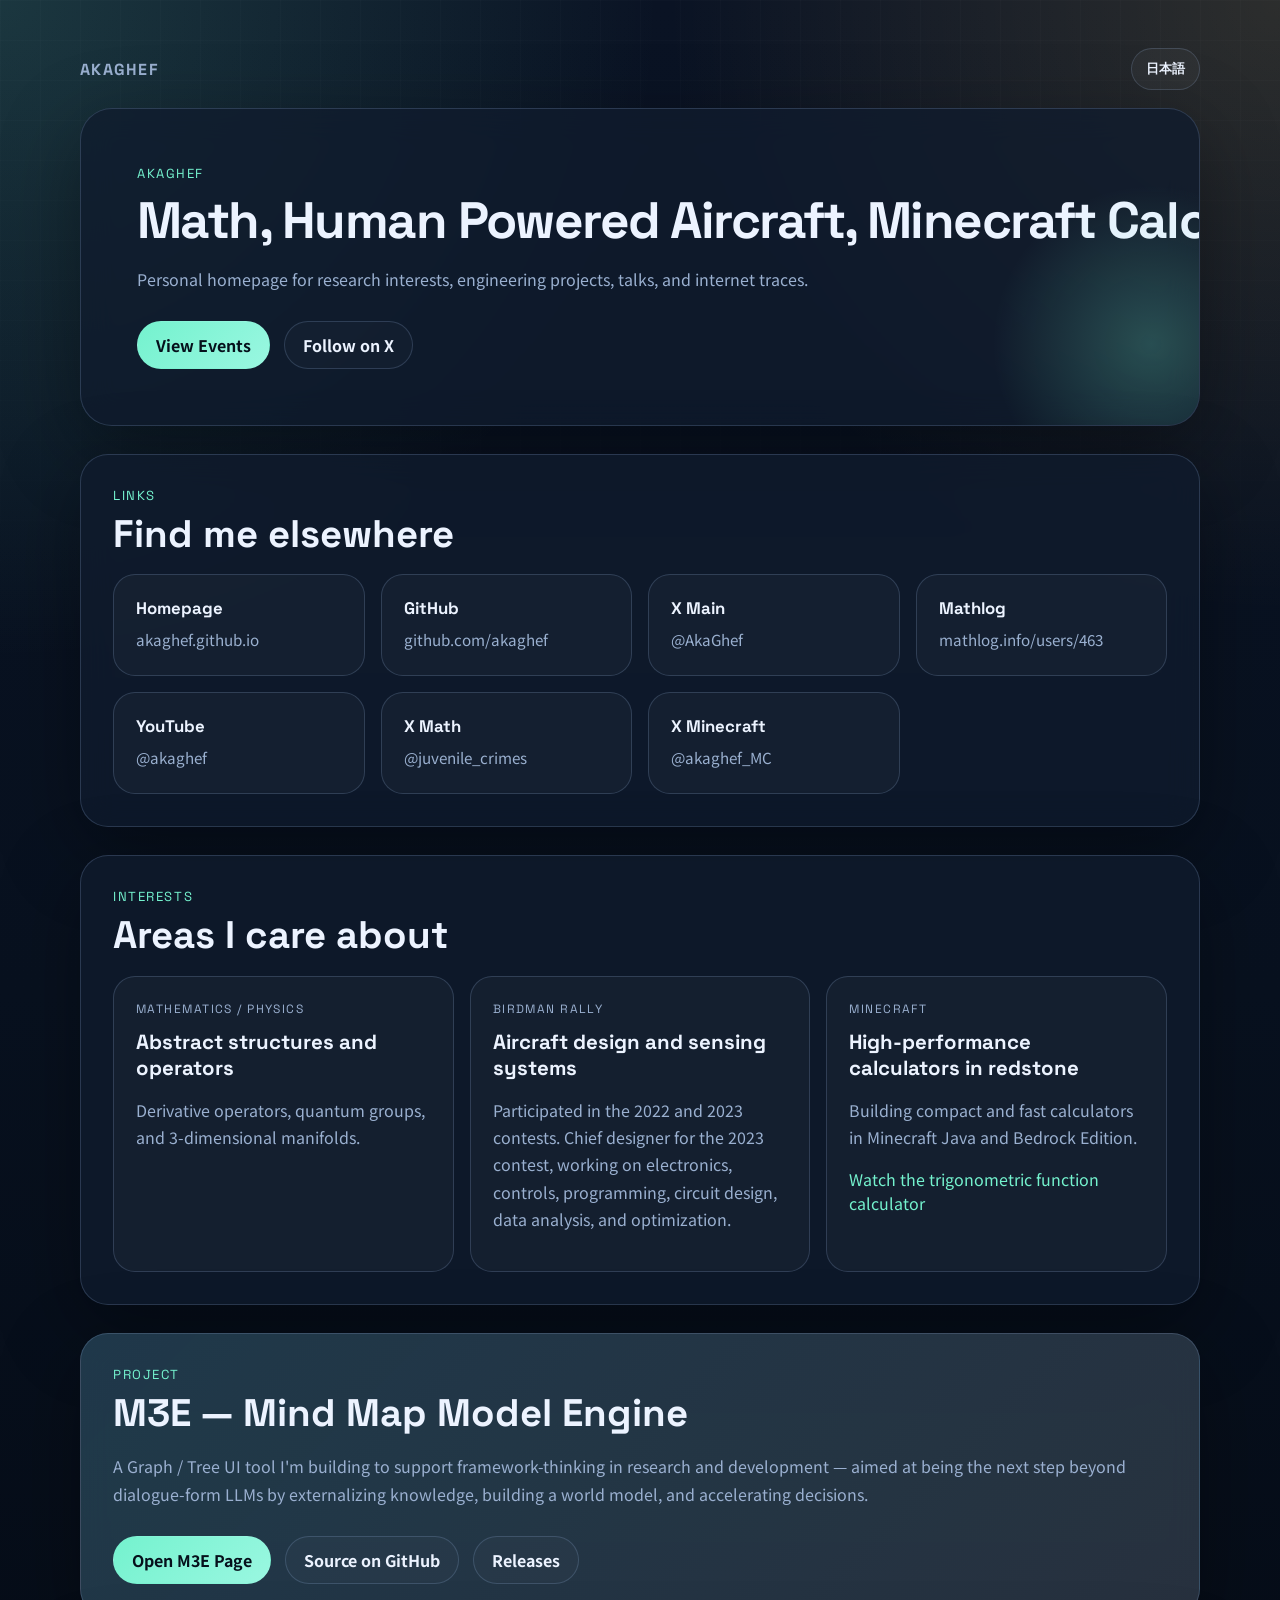
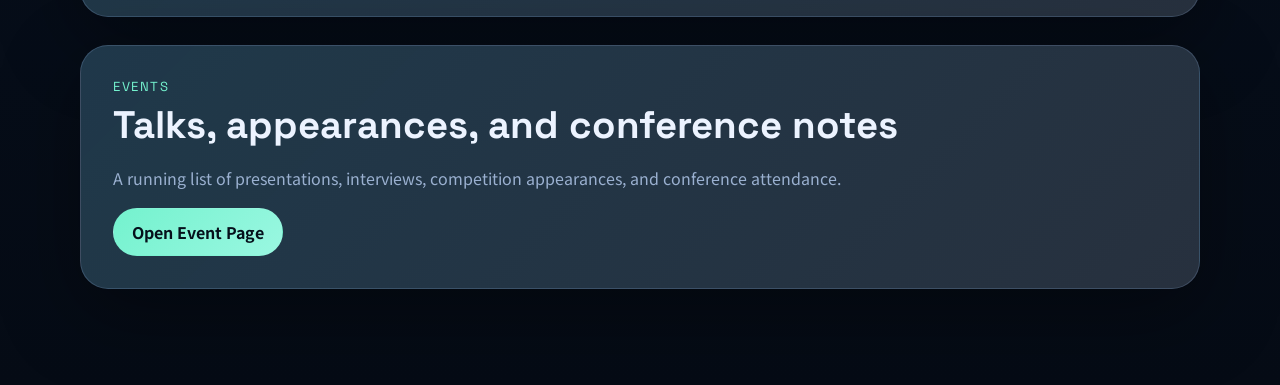
<file: index.html>
<!DOCTYPE html>
<html lang="en">
<head>
  <meta charset="UTF-8">
  <meta name="viewport" content="width=device-width, initial-scale=1.0">
  <title>Akaghef's Homepage</title>
  <link rel="preconnect" href="https://fonts.googleapis.com">
  <link rel="preconnect" href="https://fonts.gstatic.com" crossorigin>
  <link href="https://fonts.googleapis.com/css2?family=Space+Grotesk:wght@400;500;700&family=Noto+Sans+JP:wght@400;500;700&display=swap" rel="stylesheet">
  <link rel="stylesheet" href="/assets/style.css">
  <script defer src="/assets/lang.js"></script>
</head>
<body>
  <main class="page-shell">
    <div class="topbar">
      <a class="home-mark" href="/">Akaghef</a>
      <button class="lang-toggle" type="button" data-lang-toggle aria-label="Switch language">日本語</button>
    </div>

    <section class="hero">
      <p class="eyebrow">Akaghef</p>
      <h1>
        <span data-lang="en">Math, Human Powered Aircraft, Minecraft Calculators</span>
        <span data-lang="ja">数学・人力飛行機・Minecraft計算機</span>
      </h1>
      <p class="hero-copy">
        <span data-lang="en">Personal homepage for research interests, engineering projects, talks, and internet traces.</span>
        <span data-lang="ja">研究、ものづくり、発表、活動記録をまとめた個人ホームページです。</span>
      </p>
      <div class="hero-actions">
        <a class="button button-primary" href="/EventsTalks.html">
          <span data-lang="en">View Events</span>
          <span data-lang="ja">イベントを見る</span>
        </a>
        <a class="button button-secondary" href="https://x.com/AkaGhef">
          <span data-lang="en">Follow on X</span>
          <span data-lang="ja">X を見る</span>
        </a>
      </div>
    </section>

    <section class="panel">
      <div class="section-heading">
        <p class="section-kicker">
          <span data-lang="en">Links</span>
          <span data-lang="ja">リンク</span>
        </p>
        <h2>
          <span data-lang="en">Find me elsewhere</span>
          <span data-lang="ja">各種リンク</span>
        </h2>
      </div>
      <div class="link-grid">
        <a class="link-card" href="https://akaghef.github.io/">
          <span class="link-label">
            <span data-lang="en">Homepage</span>
            <span data-lang="ja">ホームページ</span>
          </span>
          <span class="link-value">akaghef.github.io</span>
        </a>
        <a class="link-card" href="https://github.com/akaghef">
          <span class="link-label">GitHub</span>
          <span class="link-value">github.com/akaghef</span>
        </a>
        <a class="link-card" href="https://x.com/AkaGhef">
          <span class="link-label">X Main</span>
          <span class="link-value">@AkaGhef</span>
        </a>
        <a class="link-card" href="https://mathlog.info/users/463">
          <span class="link-label">Mathlog</span>
          <span class="link-value">mathlog.info/users/463</span>
        </a>
        <a class="link-card" href="https://www.youtube.com/@akaghef">
          <span class="link-label">YouTube</span>
          <span class="link-value">@akaghef</span>
        </a>
        <a class="link-card" href="https://x.com/juvenile_crimes">
          <span class="link-label">X Math</span>
          <span class="link-value">@juvenile_crimes</span>
        </a>
        <a class="link-card" href="https://x.com/akaghef_MC">
          <span class="link-label">X Minecraft</span>
          <span class="link-value">@akaghef_MC</span>
        </a>
      </div>
    </section>

    <section class="panel">
      <div class="section-heading">
        <p class="section-kicker">
          <span data-lang="en">Interests</span>
          <span data-lang="ja">興味分野</span>
        </p>
        <h2>
          <span data-lang="en">Areas I care about</span>
          <span data-lang="ja">取り組み</span>
        </h2>
      </div>
      <div class="interest-grid">
        <article class="interest-card">
          <p class="interest-tag">
            <span data-lang="en">Mathematics / Physics</span>
            <span data-lang="ja">数学 / 物理</span>
          </p>
          <h3>
            <span data-lang="en">Abstract structures and operators</span>
            <span data-lang="ja">抽象構造と作用素</span>
          </h3>
          <p>
            <span data-lang="en">Derivative operators, quantum groups, and 3-dimensional manifolds.</span>
            <span data-lang="ja">微分作用素、量子群、3次元多様体などに興味があります。</span>
          </p>
        </article>

        <article class="interest-card">
          <p class="interest-tag">
            <span data-lang="en">Birdman Rally</span>
            <span data-lang="ja">鳥人間コンテスト</span>
          </p>
          <h3>
            <span data-lang="en">Aircraft design and sensing systems</span>
            <span data-lang="ja">機体設計と計測システム</span>
          </h3>
          <p>
            <span data-lang="en">Participated in the 2022 and 2023 contests. Chief designer for the 2023 contest, working on electronics, controls, programming, circuit design, data analysis, and optimization.</span>
            <span data-lang="ja">2022年、2023年の大会に参加。2023年はチーフデザイナーとして、電子回路、制御、プログラミング、回路設計、データ解析、最適化に取り組みました。</span>
          </p>
        </article>

        <article class="interest-card">
          <p class="interest-tag">
            <span data-lang="en">Minecraft</span>
            <span data-lang="ja">Minecraft</span>
          </p>
          <h3>
            <span data-lang="en">High-performance calculators in redstone</span>
            <span data-lang="ja">レッドストーンで作る高性能計算機</span>
          </h3>
          <p>
            <span data-lang="en">Building compact and fast calculators in Minecraft Java and Bedrock Edition.</span>
            <span data-lang="ja">Minecraft Java Edition / Bedrock Edition で、高精度かつ高速でコンパクトな計算機を作っています。</span>
          </p>
          <a class="text-link" href="https://www.youtube.com/watch?v=k6dFtVdtbHQ">
            <span data-lang="en">Watch the trigonometric function calculator</span>
            <span data-lang="ja">三角関数計算機の動画を見る</span>
          </a>
        </article>
      </div>
    </section>

    <section class="panel panel-accent">
      <div class="section-heading">
        <p class="section-kicker">
          <span data-lang="en">Project</span>
          <span data-lang="ja">プロジェクト</span>
        </p>
        <h2>
          <span data-lang="en">M3E — Mind Map Model Engine</span>
          <span data-lang="ja">M3E — Mind Map Model Engine</span>
        </h2>
      </div>
      <p class="spotlight-copy">
        <span data-lang="en">A Graph / Tree UI tool I'm building to support framework-thinking in research and development — aimed at being the next step beyond dialogue-form LLMs by externalizing knowledge, building a world model, and accelerating decisions.</span>
        <span data-lang="ja">科学研究・開発のためのフレームワーク思考を支援する Graph / Tree 構造 UI のツール。対話形式の LLM の進化系となり、知識や思考を可視化・外在化し、世界モデルを構築し、意思決定を加速することを目指して開発しています。</span>
      </p>
      <div class="hero-actions">
        <a class="button button-primary" href="/M3E.html">
          <span data-lang="en">Open M3E Page</span>
          <span data-lang="ja">M3E ページを開く</span>
        </a>
        <a class="button button-secondary" href="https://github.com/akaghef/M3E">
          <span data-lang="en">Source on GitHub</span>
          <span data-lang="ja">GitHub リポジトリ</span>
        </a>
        <a class="button button-secondary" href="https://github.com/akaghef/M3E/releases">
          <span data-lang="en">Releases</span>
          <span data-lang="ja">リリース一覧</span>
        </a>
      </div>
    </section>

    <section class="panel panel-accent">
      <div class="section-heading">
        <p class="section-kicker">
          <span data-lang="en">Events</span>
          <span data-lang="ja">イベント</span>
        </p>
        <h2>
          <span data-lang="en">Talks, appearances, and conference notes</span>
          <span data-lang="ja">発表、出演、学会参加の記録</span>
        </h2>
      </div>
      <p class="spotlight-copy">
        <span data-lang="en">A running list of presentations, interviews, competition appearances, and conference attendance.</span>
        <span data-lang="ja">発表、インタビュー、大会出演、学会参加などをまとめています。</span>
      </p>
      <a class="button button-primary" href="/EventsTalks.html">
        <span data-lang="en">Open Event Page</span>
        <span data-lang="ja">イベントページを開く</span>
      </a>
    </section>
  </main>
</body>
</html>
</file>
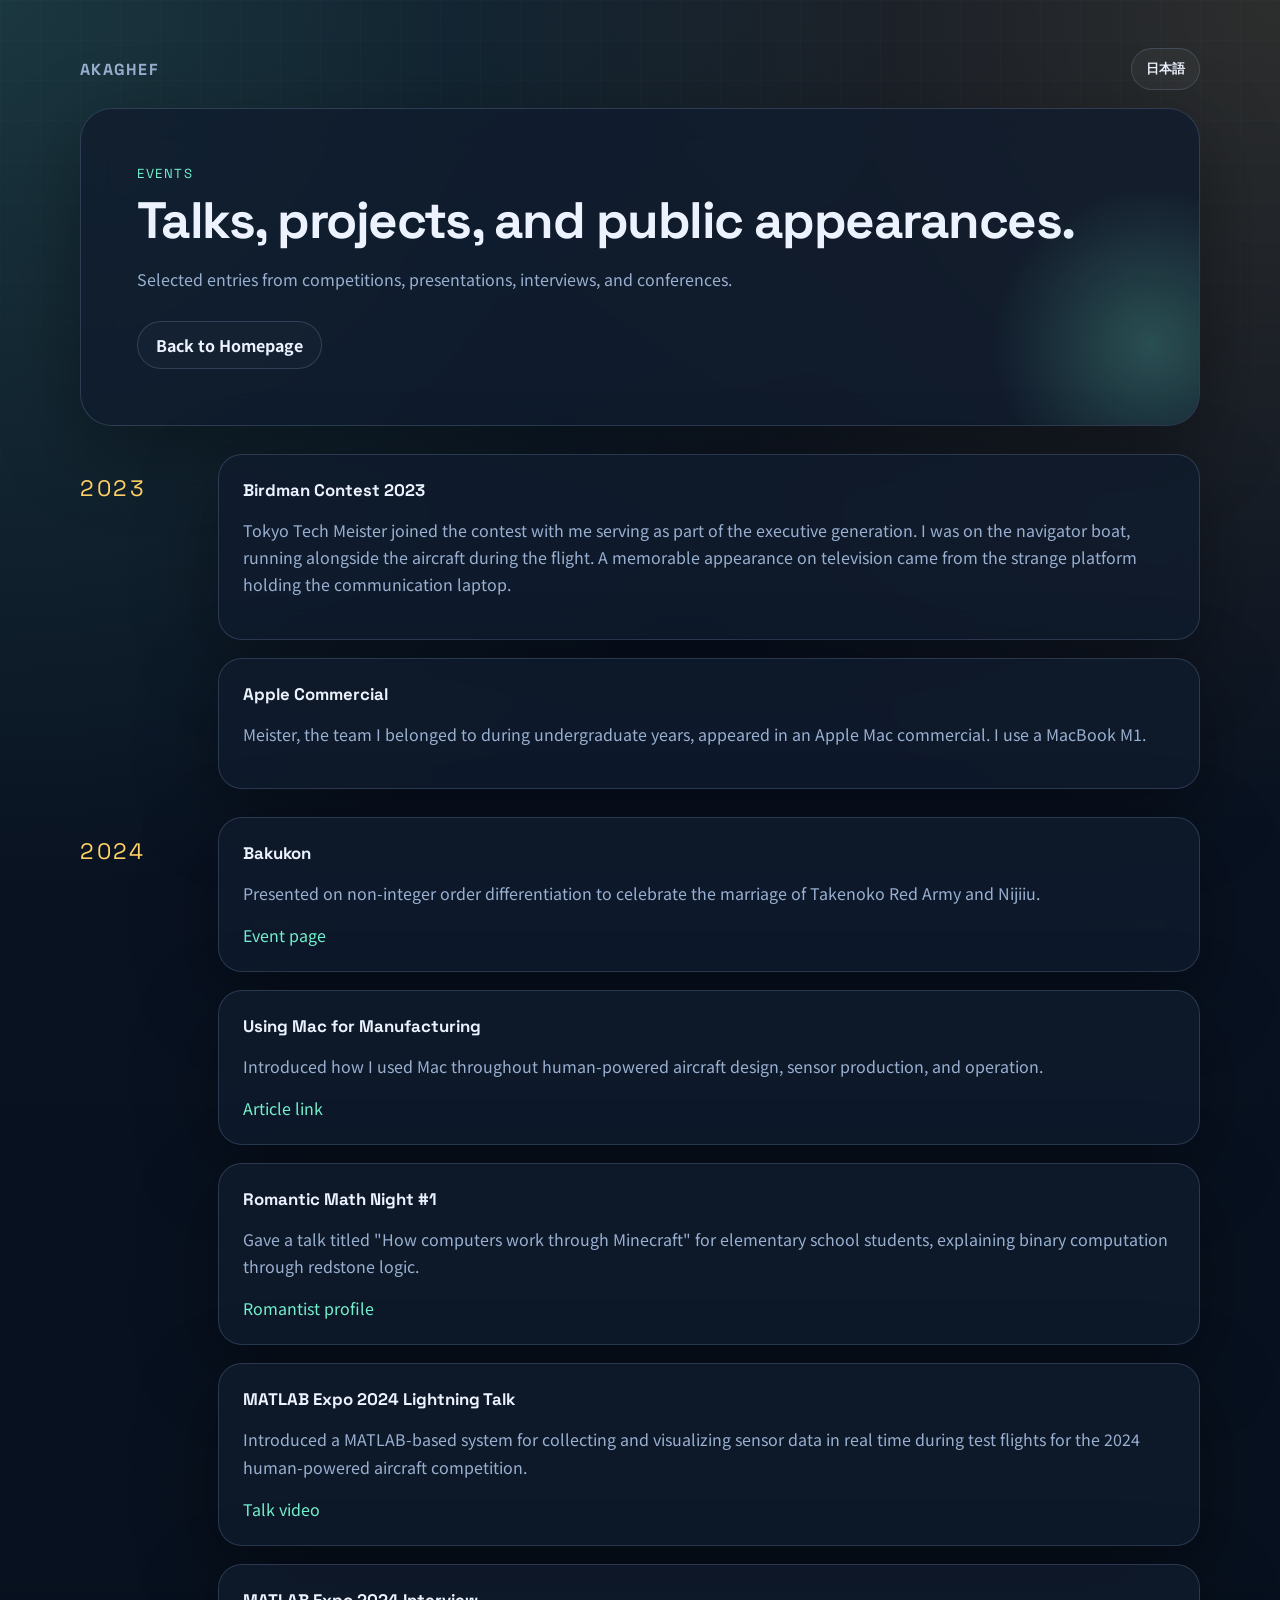
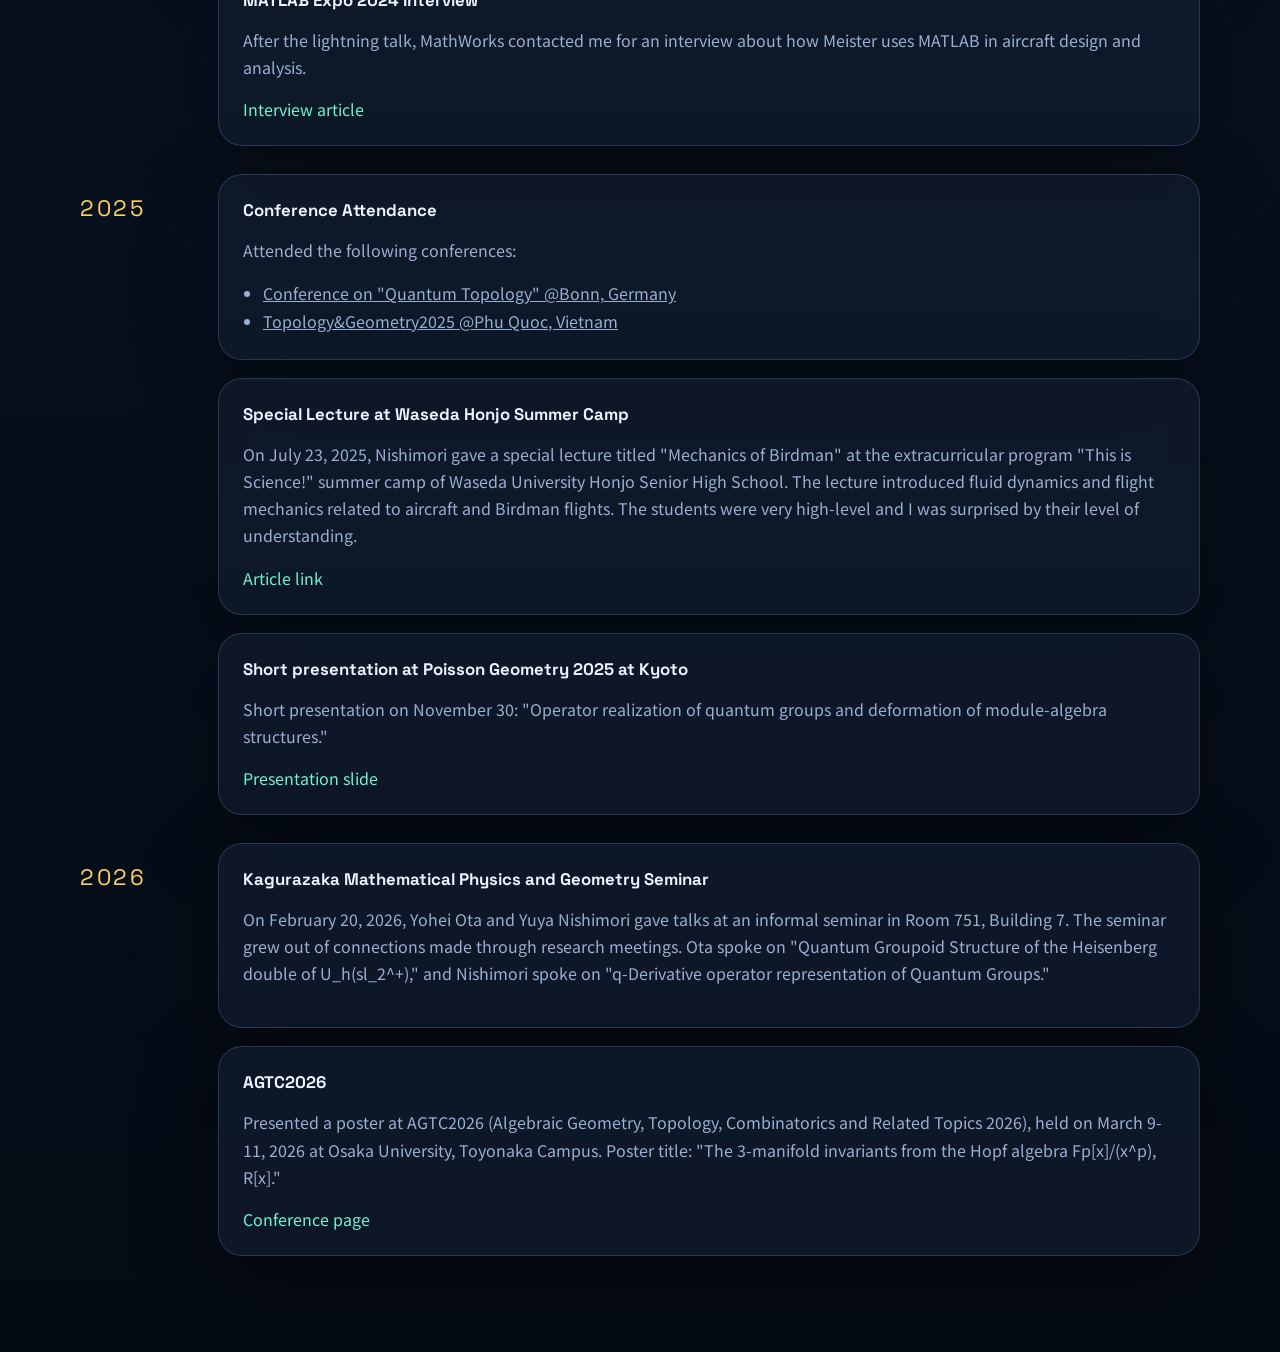
<file: EventsTalks.html>
<!DOCTYPE html>
<html lang="en">
<head>
  <meta charset="UTF-8">
  <meta name="viewport" content="width=device-width, initial-scale=1.0">
  <title>Events and Talks</title>
  <link rel="preconnect" href="https://fonts.googleapis.com">
  <link rel="preconnect" href="https://fonts.gstatic.com" crossorigin>
  <link href="https://fonts.googleapis.com/css2?family=Space+Grotesk:wght@400;500;700&family=Noto+Sans+JP:wght@400;500;700&display=swap" rel="stylesheet">
  <link rel="stylesheet" href="/assets/style.css">
  <script defer src="/assets/lang.js"></script>
</head>
<body>
  <main class="page-shell">
    <div class="topbar">
      <a class="home-mark" href="/">Akaghef</a>
      <button class="lang-toggle" type="button" data-lang-toggle aria-label="Switch language">日本語</button>
    </div>

    <section class="hero hero-compact">
      <p class="eyebrow">
        <span data-lang="en">Events</span>
        <span data-lang="ja">イベント</span>
      </p>
      <h1>
        <span data-lang="en">Talks, projects, and public appearances.</span>
        <span data-lang="ja">発表、プロジェクト、出演記録。</span>
      </h1>
      <p class="hero-copy">
        <span data-lang="en">Selected entries from competitions, presentations, interviews, and conferences.</span>
        <span data-lang="ja">大会、発表、取材、学会参加などの記録です。</span>
      </p>
      <div class="hero-actions">
        <a class="button button-secondary" href="/">
          <span data-lang="en">Back to Homepage</span>
          <span data-lang="ja">ホームに戻る</span>
        </a>
      </div>
    </section>

    <section class="timeline">
      <article class="timeline-year">
        <div class="year-label">2023</div>
        <div class="year-items">
          <section class="timeline-card">
            <h2><a href="https://www.youtube.com/watch?v=m_kIfLTDCak">Birdman Contest 2023</a></h2>
            <p>
              <span data-lang="en">Tokyo Tech Meister joined the contest with me serving as part of the executive generation. I was on the navigator boat, running alongside the aircraft during the flight. A memorable appearance on television came from the strange platform holding the communication laptop.</span>
              <span data-lang="ja">東京工業大学Meisterの執行代(23代)として出場しました！我らが川見パイロット！ ナビゲータとしてボートに乗り，飛行機と並走していました．一生の思い出です． パソコンを謎の台に置いて通信していた部分がテレビでクローズアップされました(おとうさんスイッチ)．</span>
            </p>
          </section>

          <section class="timeline-card">
            <h2><a href="https://www.dailymotion.com/video/x8sppvo">Apple Commercial</a></h2>
            <p>
              <span data-lang="en">Meister, the team I belonged to during undergraduate years, appeared in an Apple Mac commercial. I use a MacBook M1.</span>
              <span data-lang="ja">学部時代の所属チーム MeisterがAppleのMacのCMに出演しました． MacbookM1ユーザーです．</span>
            </p>
          </section>
        </div>
      </article>

      <article class="timeline-year">
        <div class="year-label">2024</div>
        <div class="year-items">
          <section class="timeline-card">
            <h2><a href="https://www.youtube.com/live/1fx-EqdIyZ8?si=tHxfcMK3bDO-pWgk">Bakukon</a></h2>
            <p>
              <span data-lang="en">Presented on non-integer order differentiation to celebrate the marriage of Takenoko Red Army and Nijiiu.</span>
              <span data-lang="ja">『非整数階微分』 たけのこ⾚軍＆虹鮎さんの結婚を祝ってプレゼンしました．おめでとうございます！</span>
            </p>
            <a class="text-link" href="https://www.youtube.com/live/1fx-EqdIyZ8?si=tHxfcMK3bDO-pWgk">
              <span data-lang="en">Event page</span>
              <span data-lang="ja">イベントページ</span>
            </a>
          </section>

          <section class="timeline-card">
            <h2><a href="https://jp.pronews.com/column/202404021158476068.html">Using Mac for Manufacturing</a></h2>
            <p>
              <span data-lang="en">Introduced how I used Mac throughout human-powered aircraft design, sensor production, and operation.</span>
              <span data-lang="ja">人力飛行機の設計やセンサー製作，運用の過程でどのようにMacを用いたか紹介しています．</span>
            </p>
            <a class="text-link" href="https://jp.pronews.com/column/202404021158476068.html">
              <span data-lang="en">Article link</span>
              <span data-lang="ja">記事リンク</span>
            </a>
          </section>

          <section class="timeline-card">
            <h2><a href="https://romanticmathnight.org/2435">Romantic Math Night #1</a></h2>
            <p>
              <span data-lang="en">Gave a talk titled "How computers work through Minecraft" for elementary school students, explaining binary computation through redstone logic.</span>
              <span data-lang="ja">『マイクラで分かる計算機の仕組み』 小学生向けにコンピュータの２進数による計算を解説しました．</span>
            </p>
            <a class="text-link" href="https://romanticmathnight.org/teacher">
              <span data-lang="en">Romantist profile</span>
              <span data-lang="ja">romantist</span>
            </a>
          </section>

          <section class="timeline-card">
            <h2><a href="https://jp.mathworks.com/videos/jp-expo-2024-lightning-talks-lt-14sensor-data-collection-and-real-time-display-system-for-human-powered-aircraft-1721201031337.html">MATLAB Expo 2024 Lightning Talk</a></h2>
            <p>
              <span data-lang="en">Introduced a MATLAB-based system for collecting and visualizing sensor data in real time during test flights for the 2024 human-powered aircraft competition.</span>
              <span data-lang="ja">『人力飛行機のセンサーデータ収集＆リアルタイム表示システム』 人力飛行機の2024大会のテスト飛行でデータを収集，解析したMATLABのシステムの紹介をしました．</span>
            </p>
            <a class="text-link" href="https://jp.mathworks.com/videos/jp-expo-2024-lightning-talks-lt-14sensor-data-collection-and-real-time-display-system-for-human-powered-aircraft-1721201031337.html">
              <span data-lang="en">Talk video</span>
              <span data-lang="ja">発表動画</span>
            </a>
          </section>

          <section class="timeline-card">
            <h2><a href="https://blogs.mathworks.com/japan-community/2025/02/03/interviewjapaninternationalbirdmanrally/?from=jp">MATLAB Expo 2024 Interview</a></h2>
            <p>
              <span data-lang="en">After the lightning talk, MathWorks contacted me for an interview about how Meister uses MATLAB in aircraft design and analysis.</span>
              <span data-lang="ja">2024/6/1『MATLABユーザーコミュニティインタビュー: 東京科学大 鳥人間チームMeisterの挑戦』 Lightning Talkに登壇したら取材連絡を受けました．設計でMATLABをどのように活用したか紹介しました．</span>
            </p>
            <a class="text-link" href="https://blogs.mathworks.com/japan-community/2025/02/03/interviewjapaninternationalbirdmanrally/?from=jp">
              <span data-lang="en">Interview article</span>
              <span data-lang="ja">インタビュー記事</span>
            </a>
          </section>
        </div>
      </article>

      <article class="timeline-year">
        <div class="year-label">2025</div>
        <div class="year-items">
          <section class="timeline-card">
            <h2>
              <span data-lang="en">Conference Attendance</span>
              <span data-lang="ja">Attended to Conferences</span>
            </h2>
            <p>
              <span data-lang="en">Attended the following conferences:</span>
              <span data-lang="ja">attended to</span>
            </p>
            <ul class="conference-list">
              <li><a href="https://www.mpim-bonn.mpg.de/quantop25">Conference on "Quantum Topology" @Bonn, Germany</a></li>
              <li><a href="https://viasm.edu.vn/hdkh/Conf-Topo-Geo-2025?userkey=program">Topology&amp;Geometry2025 @Phu Quoc, Vietnam</a></li>
            </ul>
          </section>
          
          <section class="timeline-card">
            <h2><a href="https://www.waseda.jp/school/honjo/news/7581">Special Lecture at Waseda Honjo Summer Camp</a></h2>
            <p>
              <span data-lang="en">On July 23, 2025, Nishimori gave a special lecture titled "Mechanics of Birdman" at the extracurricular program "This is Science!" summer camp of Waseda University Honjo Senior High School. The lecture introduced fluid dynamics and flight mechanics related to aircraft and Birdman flights. The students were very high-level and I was surprised by their level of understanding.</span>
              <span data-lang="ja">2025年7月23日、早稲田大学本庄高等学院の課外講義「これがサイエンスだ！」夏合宿で、「鳥人間の力学」というタイトルで特別講義を行いました。鳥人間を始め飛行機に関連する流体力学、飛行機力学の面白さを高校生に向けて紹介しました。とてもハイレベルな高校生たちだ！とびっくりしました</span>
            </p>
            <a class="text-link" href="https://www.waseda.jp/school/honjo/news/7581">
              <span data-lang="en">Article link</span>
              <span data-lang="ja">記事リンク</span>
            </a>
          </section>
          <section class="timeline-card">
            <h2><a href="https://sites.google.com/view/jpoissongeometry25/">Short presentation at Poisson Geometry 2025 at Kyoto</a></h2>
            <p>
              <span data-lang="en">Short presentation on November 30: "Operator realization of quantum groups and deformation of module-algebra structures."</span>
              <span data-lang="ja">Nov.30 "Operator realization of quantum groups and deformation of module-algebra structures"</span>
            </p>
            <a class="text-link" href="https://www.overleaf.com/read/fpmcphxrtxrf#9cf842">
              <span data-lang="en">Presentation slide</span>
              <span data-lang="ja">presentation slide</span>
            </a>
          </section>


        </div>
      </article>

      <article class="timeline-year">
        <div class="year-label">2026</div>
        <div class="year-items">
          <section class="timeline-card">
            <h2>
              <span data-lang="en">Kagurazaka Mathematical Physics and Geometry Seminar</span>
              <span data-lang="ja">神楽坂 数理物理・幾何セミナー</span>
            </h2>
            <p>
              <span data-lang="en">On February 20, 2026, Yohei Ota and Yuya Nishimori gave talks at an informal seminar in Room 751, Building 7. The seminar grew out of connections made through research meetings. Ota spoke on "Quantum Groupoid Structure of the Heisenberg double of U_h(sl_2^+)," and Nishimori spoke on "q-Derivative operator representation of Quantum Groups."</span>
              <span data-lang="ja">2026年2月20日、7号館5階751ゼミ室で、太田洋平氏と西森湧也氏によるインフォーマルな勉強会を行いました。研究集会で生まれたつながりから実現したイベントです。太田氏の講演題目は「Quantum Groupoid Structure of the Heisenberg double of U_h(sl_2^+)」、西森の講演題目は「q-Derivative operator representation of Quantum Groups」です。</span>
            </p>
          </section>

          <section class="timeline-card">
            <h2><a href="https://sites.google.com/view/agtc2026/home-jp">AGTC2026</a></h2>
            <p>
              <span data-lang="en">Presented a poster at AGTC2026 (Algebraic Geometry, Topology, Combinatorics and Related Topics 2026), held on March 9-11, 2026 at Osaka University, Toyonaka Campus. Poster title: "The 3-manifold invariants from the Hopf algebra Fp[x]/(x^p), R[x]."</span>
              <span data-lang="ja">AGTC2026（Algebraic Geometry, Topology, Combinatorics and Related Topics 2026）でポスター発表を行いました。会期は2026年3月9日から3月11日、会場は大阪大学豊中キャンパスです。ポスター題目は「The 3-manifold invariants from the Hopf algebra Fp[x]/(x^p), R[x].」です。</span>
            </p>
            <a class="text-link" href="https://sites.google.com/view/agtc2026/home-jp">
              <span data-lang="en">Conference page</span>
              <span data-lang="ja">研究集会ページ</span>
            </a>
          </section>
        </div>
      </article>
    </section>
  </main>
</body>
</html>
</file>
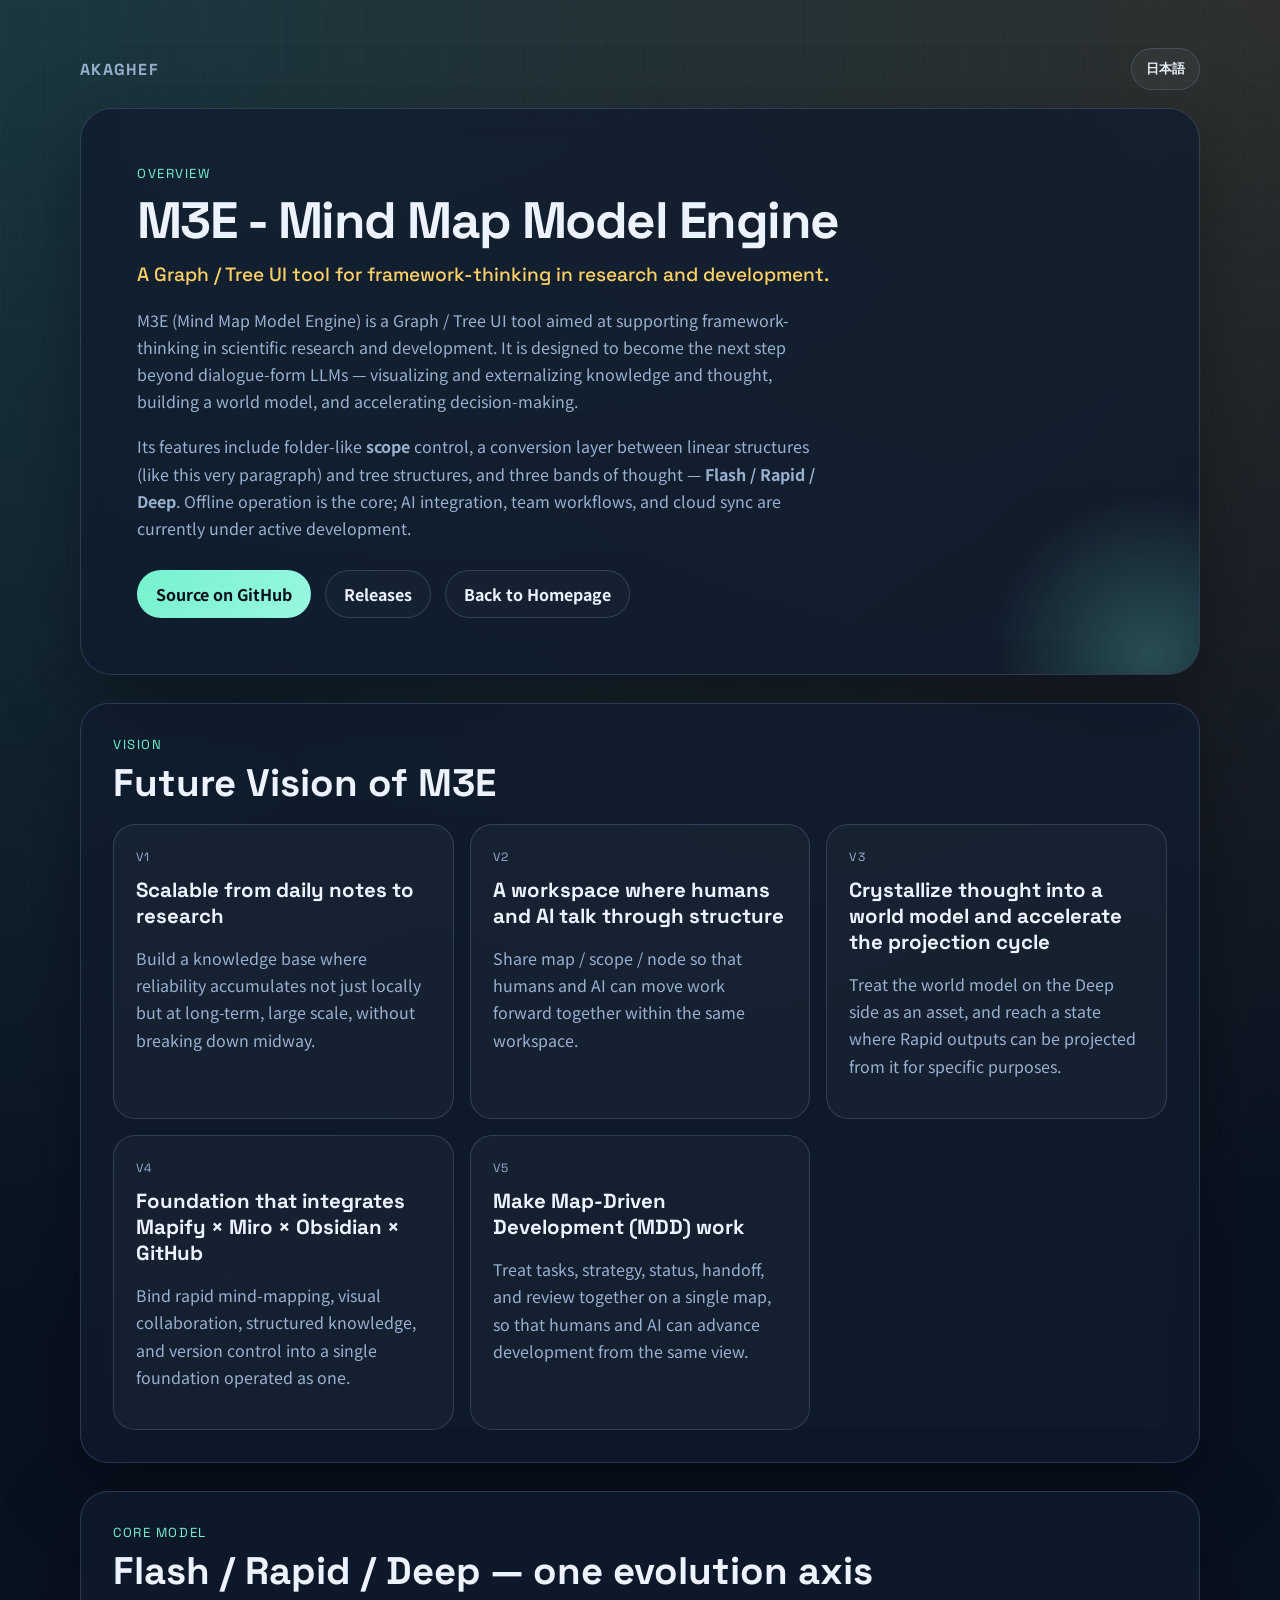
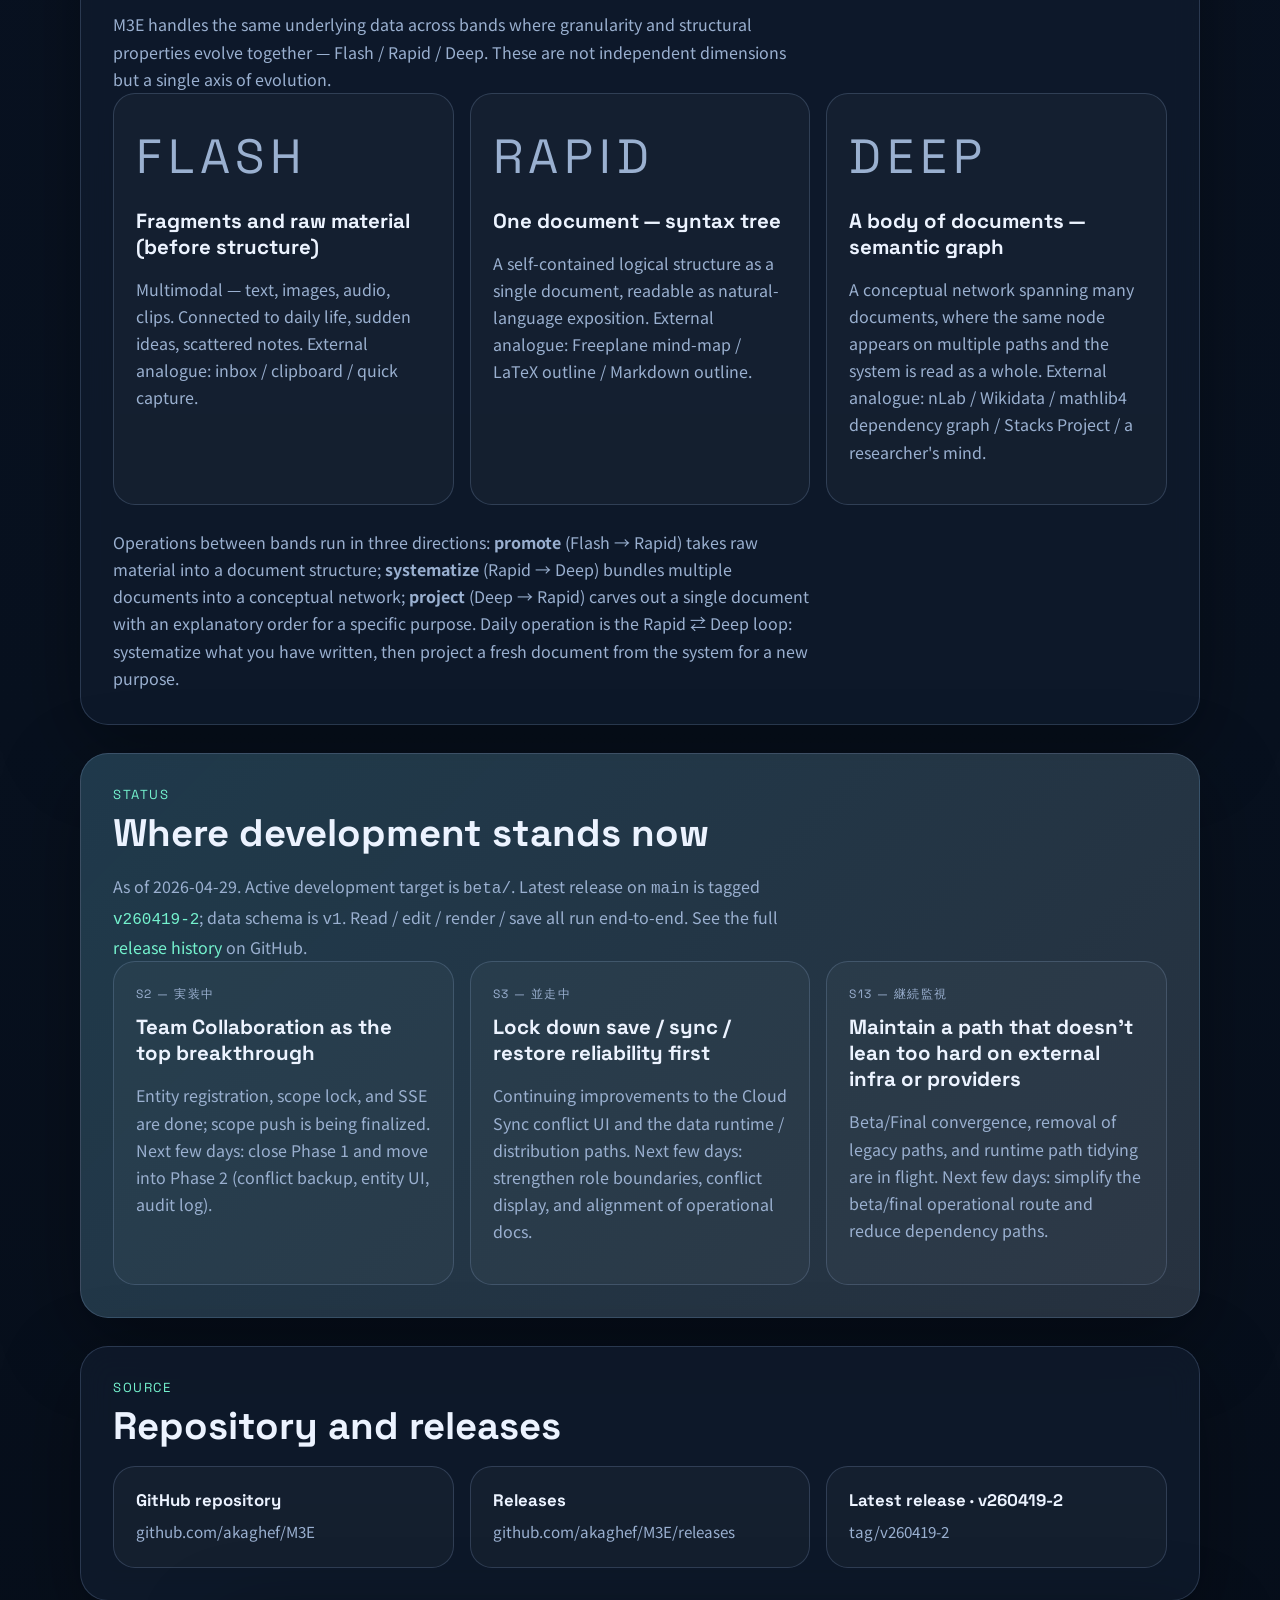
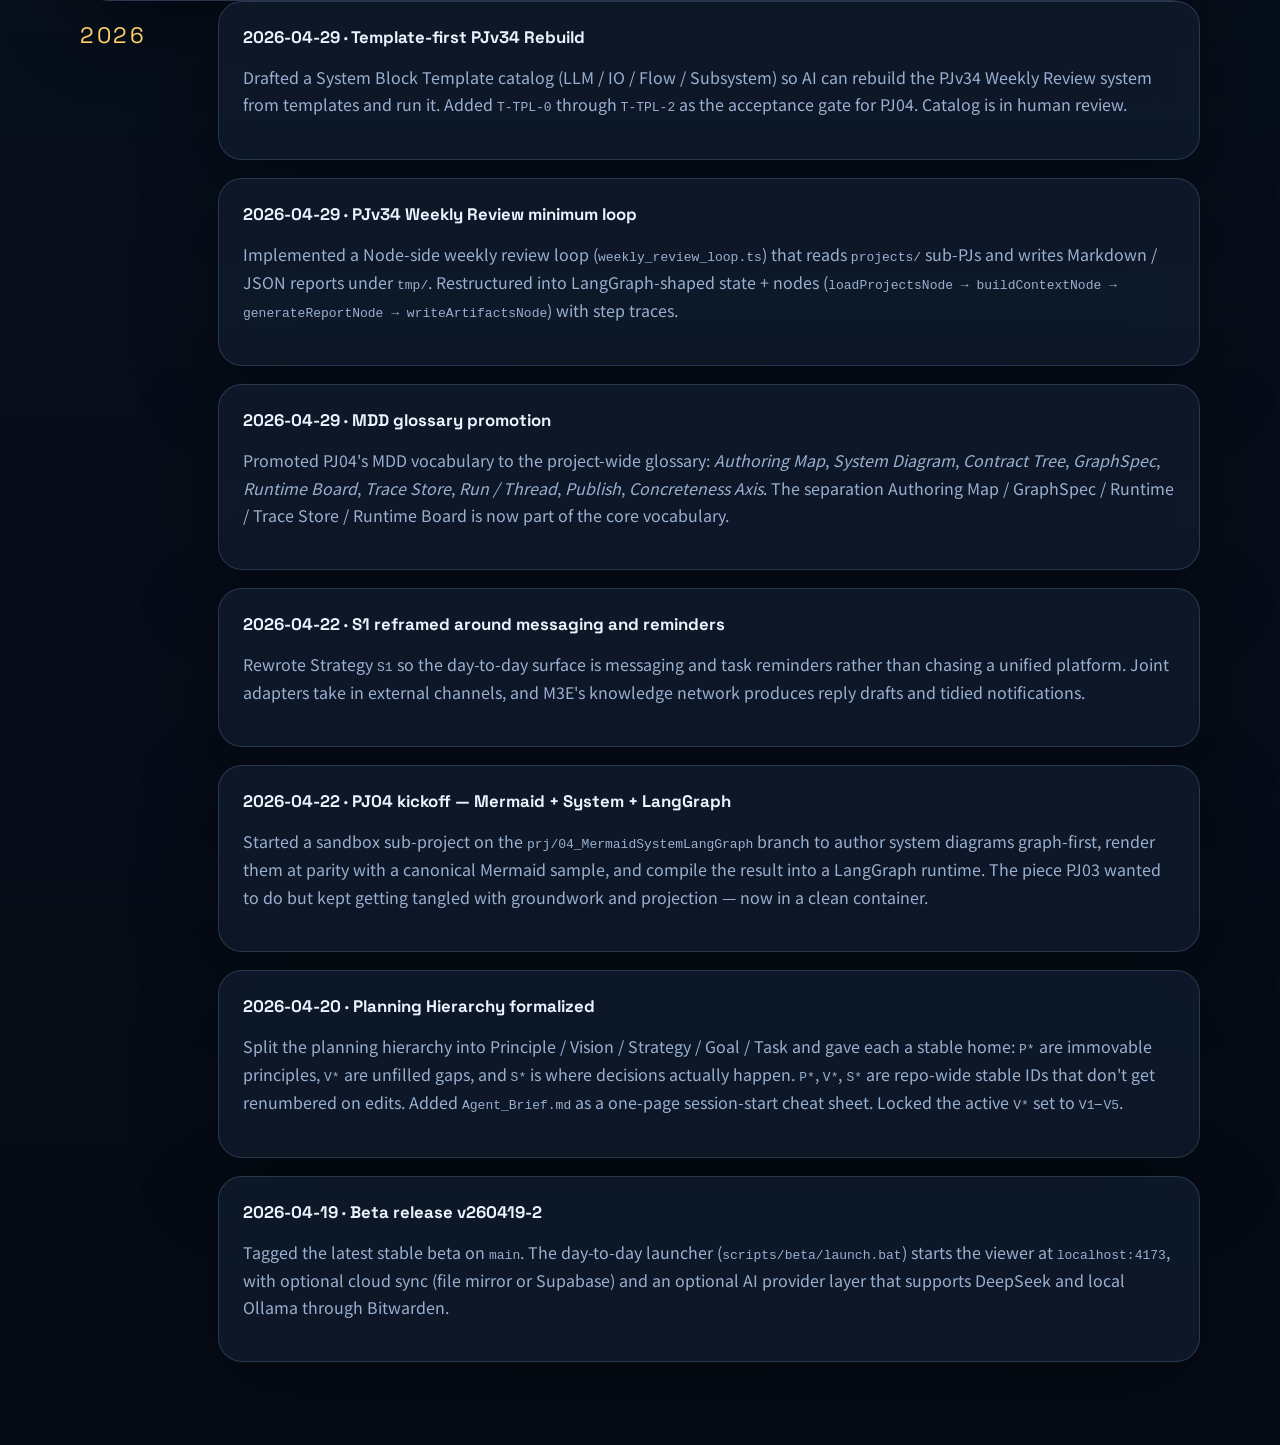
<file: M3E.html>
<!DOCTYPE html>
<html lang="en">
<head>
  <meta charset="UTF-8">
  <meta name="viewport" content="width=device-width, initial-scale=1.0">
  <title>M3E — Knowledge base for science, from daily notes to research</title>
  <link rel="preconnect" href="https://fonts.googleapis.com">
  <link rel="preconnect" href="https://fonts.gstatic.com" crossorigin>
  <link href="https://fonts.googleapis.com/css2?family=Space+Grotesk:wght@400;500;700&family=Noto+Sans+JP:wght@400;500;700&display=swap" rel="stylesheet">
  <link rel="stylesheet" href="/assets/style.css">
  <script defer src="/assets/lang.js"></script>
</head>
<body>
  <main class="page-shell">
    <div class="topbar">
      <a class="home-mark" href="/">Akaghef</a>
      <button class="lang-toggle" type="button" data-lang-toggle aria-label="Switch language">日本語</button>
    </div>

    <section class="hero hero-compact">
      <p class="eyebrow">
        <span data-lang="en">Overview</span>
        <span data-lang="ja">Overview</span>
      </p>
      <h1>
        <span data-lang="en">M3E - Mind Map Model Engine</span>
        <span data-lang="ja">M3E - Mind Map Model Engine</span>
      </h1>
      <p class="hero-tagline">
        <span data-lang="en">A Graph / Tree UI tool for framework-thinking in research and development.</span>
        <span data-lang="ja">科学研究・開発のためのフレームワーク思考を支援する Graph / Tree 構造 UI ツール。</span>
      </p>
      <p class="hero-copy">
        <span data-lang="en">M3E (Mind Map Model Engine) is a Graph / Tree UI tool aimed at supporting framework-thinking in scientific research and development. It is designed to become the next step beyond dialogue-form LLMs — visualizing and externalizing knowledge and thought, building a world model, and accelerating decision-making.</span>
        <span data-lang="ja">M3E (Mind Map Model Engine) は、科学研究・開発のためのフレームワーク思考の支援を目的とした Graph / Tree 構造 UI のツールです。目標として対話形式の LLM の進化系となり、知識や思考を可視化・外在化し、世界モデルを構築し、意思決定を加速することを掲げます。</span>
      </p>
      <p class="hero-copy">
        <span data-lang="en">Its features include folder-like <strong>scope</strong> control, a conversion layer between linear structures (like this very paragraph) and tree structures, and three bands of thought — <strong>Flash / Rapid / Deep</strong>. Offline operation is the core; AI integration, team workflows, and cloud sync are currently under active development.</span>
        <span data-lang="ja">特徴として、フォルダーのようなスコープ制御機能、この文章のような線形な構造と木構造を相互につなぐ変換機能、<strong>Flash / Rapid / Deep</strong> の 3 つの思考の帯域を備えます。オフライン機能を核として、AI 連携・チーム運用・クラウド同期の機能を現在開発中です。</span>
      </p>
      <div class="hero-actions">
        <a class="button button-primary" href="https://github.com/akaghef/M3E">
          <span data-lang="en">Source on GitHub</span>
          <span data-lang="ja">GitHub リポジトリ</span>
        </a>
        <a class="button button-secondary" href="https://github.com/akaghef/M3E/releases">
          <span data-lang="en">Releases</span>
          <span data-lang="ja">リリース一覧</span>
        </a>
        <a class="button button-secondary" href="/">
          <span data-lang="en">Back to Homepage</span>
          <span data-lang="ja">ホームに戻る</span>
        </a>
      </div>
    </section>

    <section class="panel">
      <div class="section-heading">
        <p class="section-kicker">
          <span data-lang="en">Vision</span>
          <span data-lang="ja">Vision</span>
        </p>
        <h2>
          <span data-lang="en">Future Vision of M3E</span>
          <span data-lang="ja">M3Eの究極の目標</span>
        </h2>
      </div>
      <div class="interest-grid">
        <article class="interest-card">
          <p class="interest-tag">V1</p>
          <h3>
            <span data-lang="en">Scalable from daily notes to research</span>
            <span data-lang="ja">日常から研究までスケーラブルな知識ベース</span>
          </h3>
          <p>
            <span data-lang="en">Build a knowledge base where reliability accumulates not just locally but at long-term, large scale, without breaking down midway.</span>
            <span data-lang="ja">局所ではなく長期・大域でも信頼性が累積して、破綻しない知識運用を実現する。</span>
          </p>
        </article>

        <article class="interest-card">
          <p class="interest-tag">V2</p>
          <h3>
            <span data-lang="en">A workspace where humans and AI talk through structure</span>
            <span data-lang="ja">人間と AI が構造的に対話できる作業場</span>
          </h3>
          <p>
            <span data-lang="en">Share map / scope / node so that humans and AI can move work forward together within the same workspace.</span>
            <span data-lang="ja">map / scope / node を共有しながら、人間と AI が同じ場で作業を進められるようにする。</span>
          </p>
        </article>

        <article class="interest-card">
          <p class="interest-tag">V3</p>
          <h3>
            <span data-lang="en">Crystallize thought into a world model and accelerate the projection cycle</span>
            <span data-lang="ja">思考・知識を世界モデルとして結晶化し、多様な成果物への射影サイクルを加速する</span>
          </h3>
          <p>
            <span data-lang="en">Treat the world model on the Deep side as an asset, and reach a state where Rapid outputs can be projected from it for specific purposes.</span>
            <span data-lang="ja">Deep 側の世界モデルを資産にし、用途別の Rapid 出力を射影できる状態を目指す。</span>
          </p>
        </article>

        <article class="interest-card">
          <p class="interest-tag">V4</p>
          <h3>
            <span data-lang="en">Foundation that integrates Mapify × Miro × Obsidian × GitHub</span>
            <span data-lang="ja">Mapify × Miro × Obsidian × GitHub を統合する基盤システム</span>
          </h3>
          <p>
            <span data-lang="en">Bind rapid mind-mapping, visual collaboration, structured knowledge, and version control into a single foundation operated as one.</span>
            <span data-lang="ja">迅速なマインドマップ化、ビジュアルコラボ、構造化知識、版管理を一つの運用に束ねる基盤を作る。</span>
          </p>
        </article>

        <article class="interest-card">
          <p class="interest-tag">V5</p>
          <h3>
            <span data-lang="en">Make Map-Driven Development (MDD) work</span>
            <span data-lang="ja">Map-Driven Development (MDD) を成立させる</span>
          </h3>
          <p>
            <span data-lang="en">Treat tasks, strategy, status, handoff, and review together on a single map, so that humans and AI can advance development from the same view.</span>
            <span data-lang="ja">task、strategy、status、handoff、review を map 上で一体に扱い、人間と AI が同じ視界のまま開発を進められる状態を目指す。</span>
          </p>
        </article>
      </div>
    </section>

    <section class="panel">
      <div class="section-heading">
        <p class="section-kicker">
          <span data-lang="en">Core model</span>
          <span data-lang="ja">中核モデル</span>
        </p>
        <h2>
          <span data-lang="en">Flash / Rapid / Deep — one evolution axis</span>
          <span data-lang="ja">Flash / Rapid / Deep — 単一進化軸</span>
        </h2>
      </div>
      <p class="hero-copy">
        <span data-lang="en">M3E handles the same underlying data across bands where granularity and structural properties evolve together — Flash / Rapid / Deep. These are not independent dimensions but a single axis of evolution.</span>
        <span data-lang="ja">M3E は同じ基礎データを、単位（粒度）と構造の性質が連動して変化する帯域で扱う。帯域は Flash / Rapid / Deep の 3 段階。これは独立した複数軸ではなく、単一の進化軸。</span>
      </p>
      <div class="interest-grid">
        <article class="interest-card">
          <p class="interest-tag" style="font-size: 3em;">Flash</p>
          <h3>
            <span data-lang="en">Fragments and raw material (before structure)</span>
            <span data-lang="ja">断片・素材（構造化前）</span>
          </h3>
          <p>
            <span data-lang="en">Multimodal — text, images, audio, clips. Connected to daily life, sudden ideas, scattered notes. External analogue: inbox / clipboard / quick capture.</span>
            <span data-lang="ja">マルチモーダル（テキスト・画像・音声・貼付）、日常との連結、突発的アイデア、散発的メモ。外部類似: inbox / clipboard / quick capture。</span>
          </p>
        </article>

        <article class="interest-card">
          <p class="interest-tag" style="font-size: 3em;">Rapid</p>
          <h3>
            <span data-lang="en">One document — syntax tree</span>
            <span data-lang="ja">文書 1 つ — syntax tree</span>
          </h3>
          <p>
            <span data-lang="en">A self-contained logical structure as a single document, readable as natural-language exposition. External analogue: Freeplane mind-map / LaTeX outline / Markdown outline.</span>
            <span data-lang="ja">syntax tree（親子、章立て、節、説明順序あり、線形化可能）。1 本の文書として閉じた論理構造、自然言語の説明として流し読める。外部類似: Freeplane mindmap / LaTeX 章立て / Markdown アウトライン。</span>
          </p>
        </article>

        <article class="interest-card">
          <p class="interest-tag" style="font-size: 3em;">Deep</p>
          <h3>
            <span data-lang="en">A body of documents — semantic graph</span>
            <span data-lang="ja">文書群・知識体系 — semantic graph</span>
          </h3>
          <p>
            <span data-lang="en">A conceptual network spanning many documents, where the same node appears on multiple paths and the system is read as a whole. External analogue: nLab / Wikidata / mathlib4 dependency graph / Stacks Project / a researcher's mind.</span>
            <span data-lang="ja">semantic graph（tree ではない、多種エッジ、説明順序とは独立）。複数文書を横断する概念網、同じノードが複数経路に現れる、体系として読む。外部類似: nLab / Wikidata / mathlib4 依存網 / Stacks Project / 研究者の頭の中。</span>
          </p>
        </article>
      </div>
      <p class="hero-copy" style="margin-top: 24px;">
        <span data-lang="en">Operations between bands run in three directions: <strong>promote</strong> (Flash → Rapid) takes raw material into a document structure; <strong>systematize</strong> (Rapid → Deep) bundles multiple documents into a conceptual network; <strong>project</strong> (Deep → Rapid) carves out a single document with an explanatory order for a specific purpose. Daily operation is the Rapid ⇄ Deep loop: systematize what you have written, then project a fresh document from the system for a new purpose.</span>
        <span data-lang="ja">帯域間の操作は 3 つの向き。<strong>昇格</strong>（Flash → Rapid）は素材を文書構造に取り込む。<strong>体系化</strong>（Rapid → Deep）は複数文書を束ね、概念網に編み上げる。<strong>射影</strong>（Deep → Rapid）は体系から特定目的の説明順序を持つ 1 文書を切り出す。日常運用は Rapid ⇄ Deep の往復であり、書いた文書を体系化して体系に取り込み、体系から新しい文書を射影する。</span>
      </p>
    </section>

    <section class="panel panel-accent">
      <div class="section-heading">
        <p class="section-kicker">
          <span data-lang="en">Status</span>
          <span data-lang="ja">現在地</span>
        </p>
        <h2>
          <span data-lang="en">Where development stands now</span>
          <span data-lang="ja">いま何をしているか</span>
        </h2>
      </div>
      <p class="hero-copy">
        <span data-lang="en">As of 2026-04-29. Active development target is <code>beta/</code>. Latest release on <code>main</code> is tagged <a class="text-link" href="https://github.com/akaghef/M3E/releases/tag/v260419-2"><code>v260419-2</code></a>; data schema is <code>v1</code>. Read / edit / render / save all run end-to-end. See the full <a class="text-link" href="https://github.com/akaghef/M3E/releases">release history</a> on GitHub.</span>
        <span data-lang="ja">2026-04-29 時点。開発対象は <code>beta/</code>。最新リリースは <code>main</code> / tag <a class="text-link" href="https://github.com/akaghef/M3E/releases/tag/v260419-2"><code>v260419-2</code></a>、データバージョンは schema <code>v1</code>。読み取り・編集・描画・保存はエンドツーエンドで動作中。<a class="text-link" href="https://github.com/akaghef/M3E/releases">リリース履歴</a>は GitHub に。</span>
      </p>
      <div class="interest-grid">
        <article class="interest-card">
          <p class="interest-tag">S2 — 実装中</p>
          <h3>
            <span data-lang="en">Team Collaboration as the top breakthrough</span>
            <span data-lang="ja">Team Collaboration を最優先の突破口にする</span>
          </h3>
          <p>
            <span data-lang="en">Entity registration, scope lock, and SSE are done; scope push is being finalized. Next few days: close Phase 1 and move into Phase 2 (conflict backup, entity UI, audit log).</span>
            <span data-lang="ja">エンティティ登録・scope lock・SSE は完了。scope push を詰めている。数日内の焦点は Phase 1 を閉じて、Phase 2（conflict backup, エンティティ UI, 監査ログ）へ進むこと。</span>
          </p>
        </article>

        <article class="interest-card">
          <p class="interest-tag">S3 — 並走中</p>
          <h3>
            <span data-lang="en">Lock down save / sync / restore reliability first</span>
            <span data-lang="ja">保存・同期・復元の信頼性を先に固める</span>
          </h3>
          <p>
            <span data-lang="en">Continuing improvements to the Cloud Sync conflict UI and the data runtime / distribution paths. Next few days: strengthen role boundaries, conflict display, and alignment of operational docs.</span>
            <span data-lang="ja">Cloud Sync 競合 UI 改善、data runtime / distribution 経路の整理を継続。数日内の焦点は role 境界、競合表示、運用文書の整合を強めること。</span>
          </p>
        </article>

        <article class="interest-card">
          <p class="interest-tag">S13 — 継続監視</p>
          <h3>
            <span data-lang="en">Maintain a path that doesn't lean too hard on external infra or providers</span>
            <span data-lang="ja">外部インフラやプロバイダに依存しすぎない経路を維持する</span>
          </h3>
          <p>
            <span data-lang="en">Beta/Final convergence, removal of legacy paths, and runtime path tidying are in flight. Next few days: simplify the beta/final operational route and reduce dependency paths.</span>
            <span data-lang="ja">beta/final 収束、legacy 経路削除、runtime 経路整理を進行。数日内の焦点は beta/final の運用導線を単純化し、依存経路を減らすこと。</span>
          </p>
        </article>
      </div>
    </section>

    <section class="panel">
      <div class="section-heading">
        <p class="section-kicker">
          <span data-lang="en">Source</span>
          <span data-lang="ja">ソース</span>
        </p>
        <h2>
          <span data-lang="en">Repository and releases</span>
          <span data-lang="ja">リポジトリとリリース</span>
        </h2>
      </div>
      <div class="link-grid">
        <a class="link-card" href="https://github.com/akaghef/M3E">
          <span class="link-label">
            <span data-lang="en">GitHub repository</span>
            <span data-lang="ja">GitHub リポジトリ</span>
          </span>
          <span class="link-value">github.com/akaghef/M3E</span>
        </a>
        <a class="link-card" href="https://github.com/akaghef/M3E/releases">
          <span class="link-label">
            <span data-lang="en">Releases</span>
            <span data-lang="ja">リリース一覧</span>
          </span>
          <span class="link-value">github.com/akaghef/M3E/releases</span>
        </a>
        <a class="link-card" href="https://github.com/akaghef/M3E/releases/tag/v260419-2">
          <span class="link-label">
            <span data-lang="en">Latest release · v260419-2</span>
            <span data-lang="ja">最新リリース · v260419-2</span>
          </span>
          <span class="link-value">tag/v260419-2</span>
        </a>
      </div>
    </section>

    <section class="timeline">
      <article class="timeline-year">
        <div class="year-label">2026</div>
        <div class="year-items">
          <section class="timeline-card">
            <h2>
              <span data-lang="en">2026-04-29 · Template-first PJv34 Rebuild</span>
              <span data-lang="ja">2026-04-29 · Template-first PJv34 Rebuild</span>
            </h2>
            <p>
              <span data-lang="en">Drafted a System Block Template catalog (LLM / IO / Flow / Subsystem) so AI can rebuild the PJv34 Weekly Review system from templates and run it. Added <code>T-TPL-0</code> through <code>T-TPL-2</code> as the acceptance gate for PJ04. Catalog is in human review.</span>
              <span data-lang="ja">System Block Template (LLM / IO / Flow / Subsystem 4 区分) の catalog を draft v0.1 として作成。AI がテンプレから PJv34 Weekly Review system を再構築して Run することを PJ04 の G1/G2 acceptance に位置づけ、<code>T-TPL-0</code>〜<code>T-TPL-2</code> を追加。catalog は人間レビュー待ち。</span>
            </p>
          </section>

          <section class="timeline-card">
            <h2>
              <span data-lang="en">2026-04-29 · PJv34 Weekly Review minimum loop</span>
              <span data-lang="ja">2026-04-29 · PJv34 Weekly Review 最小ループ稼働</span>
            </h2>
            <p>
              <span data-lang="en">Implemented a Node-side weekly review loop (<code>weekly_review_loop.ts</code>) that reads <code>projects/</code> sub-PJs and writes Markdown / JSON reports under <code>tmp/</code>. Restructured into LangGraph-shaped state + nodes (<code>loadProjectsNode → buildContextNode → generateReportNode → writeArtifactsNode</code>) with step traces.</span>
              <span data-lang="ja">Node 側の最小ループ <code>weekly_review_loop.ts</code> を実装。<code>projects/</code> 配下の sub-PJ を読んで <code>tmp/</code> に Markdown / JSON レポートを出力する 1 周が成立し、続けて LangGraph-shaped state + node 関数 (<code>loadProjectsNode → buildContextNode → generateReportNode → writeArtifactsNode</code>) に分割し step trace も出力するように再構成。</span>
            </p>
          </section>

          <section class="timeline-card">
            <h2>
              <span data-lang="en">2026-04-29 · MDD glossary promotion</span>
              <span data-lang="ja">2026-04-29 · MDD 用語を全体 Glossary に昇格</span>
            </h2>
            <p>
              <span data-lang="en">Promoted PJ04's MDD vocabulary to the project-wide glossary: <em>Authoring Map</em>, <em>System Diagram</em>, <em>Contract Tree</em>, <em>GraphSpec</em>, <em>Runtime Board</em>, <em>Trace Store</em>, <em>Run / Thread</em>, <em>Publish</em>, <em>Concreteness Axis</em>. The separation Authoring Map / GraphSpec / Runtime / Trace Store / Runtime Board is now part of the core vocabulary.</span>
              <span data-lang="ja">PJ04 で固めた MDD 用語を全体 Glossary に昇格しました（<em>Authoring Map</em>, <em>System Diagram</em>, <em>Contract Tree</em>, <em>GraphSpec</em>, <em>Runtime Board</em>, <em>Trace Store</em>, <em>Run / Thread</em>, <em>Publish</em>, <em>Concreteness Axis</em>）。Authoring Map / GraphSpec / Runtime / Trace Store / Runtime Board の分離が中核語彙になりました。</span>
            </p>
          </section>

          <section class="timeline-card">
            <h2>
              <span data-lang="en">2026-04-22 · S1 reframed around messaging and reminders</span>
              <span data-lang="ja">2026-04-22 · S1 をメッセージとリマインダー軸に具体化</span>
            </h2>
            <p>
              <span data-lang="en">Rewrote Strategy <code>S1</code> so the day-to-day surface is messaging and task reminders rather than chasing a unified platform. Joint adapters take in external channels, and M3E's knowledge network produces reply drafts and tidied notifications.</span>
              <span data-lang="ja">Strategy <code>S1</code> を「外部プラットフォームを統一する」のではなく、「Joint で各チャネルを受け、M3E の知識ネットワークを参照して返信 draft と通知整理を行う」方向に書き直しました。Flash を素材置き場ではなく、外部会話や軽い依頼の入口として位置づけ。</span>
            </p>
          </section>

          <section class="timeline-card">
            <h2>
              <span data-lang="en">2026-04-22 · PJ04 kickoff — Mermaid + System + LangGraph</span>
              <span data-lang="ja">2026-04-22 · PJ04 キックオフ（Mermaid + System + LangGraph）</span>
            </h2>
            <p>
              <span data-lang="en">Started a sandbox sub-project on the <code>prj/04_MermaidSystemLangGraph</code> branch to author system diagrams graph-first, render them at parity with a canonical Mermaid sample, and compile the result into a LangGraph runtime. The piece PJ03 wanted to do but kept getting tangled with groundwork and projection — now in a clean container.</span>
              <span data-lang="ja">PJ04 を <code>prj/04_MermaidSystemLangGraph</code> ブランチで開始。graph-first に system diagram を編集し、canonical な Mermaid sample 相当の描画と LangGraph runtime への compile を 1 ループにまとめる sandbox PJ。PJ03 で混線していた論点をまっさらな器でやり直す位置づけ。</span>
            </p>
          </section>

          <section class="timeline-card">
            <h2>
              <span data-lang="en">2026-04-20 · Planning Hierarchy formalized</span>
              <span data-lang="ja">2026-04-20 · 計画階層を 5 層に再整理</span>
            </h2>
            <p>
              <span data-lang="en">Split the planning hierarchy into Principle / Vision / Strategy / Goal / Task and gave each a stable home: <code>P*</code> are immovable principles, <code>V*</code> are unfilled gaps, and <code>S*</code> is where decisions actually happen. <code>P*</code>, <code>V*</code>, <code>S*</code> are repo-wide stable IDs that don't get renumbered on edits. Added <code>Agent_Brief.md</code> as a one-page session-start cheat sheet. Locked the active <code>V*</code> set to <code>V1</code>–<code>V5</code>.</span>
              <span data-lang="ja">計画階層を Principle / Vision / Strategy / Goal / Task の 5 層に分け、それぞれの正本を分離。<code>P*</code> は固定原則、<code>V*</code> は未達ギャップ、<code>S*</code> は判断が起きる層。<code>P*</code>/<code>V*</code>/<code>S*</code> は repo-wide で長期固定の安定 ID とし、並び替えで番号を付け替えないルールに。<code>Agent_Brief.md</code> をセッション開始用 1 枚チートシートとして新設。Vision を <code>V1</code>〜<code>V5</code> に確定。</span>
            </p>
          </section>

          <section class="timeline-card">
            <h2>
              <span data-lang="en">2026-04-19 · Beta release v260419-2</span>
              <span data-lang="ja">2026-04-19 · Beta リリース v260419-2</span>
            </h2>
            <p>
              <span data-lang="en">Tagged the latest stable beta on <code>main</code>. The day-to-day launcher (<code>scripts/beta/launch.bat</code>) starts the viewer at <code>localhost:4173</code>, with optional cloud sync (file mirror or Supabase) and an optional AI provider layer that supports DeepSeek and local Ollama through Bitwarden.</span>
              <span data-lang="ja">最新の安定 beta を <code>main</code> 上にタグ付け。日常起動用の <code>scripts/beta/launch.bat</code> で viewer が <code>localhost:4173</code> に立ち上がり、cloud sync（file mirror / Supabase）と AI provider 層（DeepSeek / ローカル Ollama、Bitwarden 経由）が optional で乗ります。</span>
            </p>
          </section>
        </div>
      </article>
    </section>
  </main>
</body>
</html>
</file>
<file: assets/style.css>
:root {
  --bg: #08111f;
  --bg-secondary: rgba(8, 17, 31, 0.72);
  --panel: rgba(16, 27, 46, 0.78);
  --panel-strong: rgba(23, 38, 63, 0.92);
  --line: rgba(169, 202, 255, 0.18);
  --text: #ecf3ff;
  --muted: #9ab0d0;
  --accent: #74f2ce;
  --accent-strong: #ffd166;
  --shadow: 0 24px 80px rgba(0, 0, 0, 0.35);
}

* {
  box-sizing: border-box;
}

html {
  scroll-behavior: smooth;
}

body {
  margin: 0;
  min-height: 100vh;
  font-family: "Noto Sans JP", sans-serif;
  color: var(--text);
  background:
    radial-gradient(circle at top left, rgba(116, 242, 206, 0.16), transparent 28%),
    radial-gradient(circle at top right, rgba(255, 209, 102, 0.14), transparent 26%),
    linear-gradient(180deg, #0a1324 0%, #08111f 50%, #050b15 100%);
}

body::before {
  content: "";
  position: fixed;
  inset: 0;
  pointer-events: none;
  background-image:
    linear-gradient(rgba(255, 255, 255, 0.025) 1px, transparent 1px),
    linear-gradient(90deg, rgba(255, 255, 255, 0.025) 1px, transparent 1px);
  background-size: 40px 40px;
  mask-image: linear-gradient(180deg, rgba(0, 0, 0, 0.7), transparent 90%);
}

[data-lang] {
  display: inline;
}

[data-lang][hidden] {
  display: none !important;
}

a {
  color: inherit;
}

.page-shell {
  width: min(1120px, calc(100% - 32px));
  margin: 0 auto;
  padding: 48px 0 96px;
}

.topbar {
  display: flex;
  align-items: center;
  justify-content: space-between;
  gap: 16px;
  margin-bottom: 18px;
}

.home-mark {
  font-family: "Space Grotesk", sans-serif;
  font-weight: 700;
  letter-spacing: 0.08em;
  text-transform: uppercase;
  text-decoration: none;
  color: var(--muted);
}

.lang-toggle {
  min-height: 42px;
  padding: 0 14px;
  border-radius: 999px;
  border: 1px solid var(--line);
  background: rgba(255, 255, 255, 0.04);
  color: var(--text);
  font-family: "Space Grotesk", sans-serif;
  font-weight: 700;
  cursor: pointer;
  transition: transform 0.2s ease, border-color 0.2s ease, background 0.2s ease;
}

.lang-toggle:hover {
  transform: translateY(-1px);
  border-color: rgba(116, 242, 206, 0.45);
}

.hero,
.panel,
.timeline-card {
  border: 1px solid var(--line);
  background: var(--panel);
  backdrop-filter: blur(16px);
  box-shadow: var(--shadow);
}

.hero {
  position: relative;
  overflow: hidden;
  padding: 56px;
  border-radius: 32px;
}

.hero::after {
  content: "";
  position: absolute;
  inset: auto -10% -25% auto;
  width: 320px;
  height: 320px;
  border-radius: 50%;
  background: radial-gradient(circle, rgba(116, 242, 206, 0.24), transparent 70%);
}

.hero-compact {
  margin-bottom: 28px;
}

.eyebrow,
.section-kicker,
.interest-tag,
.year-label {
  font-family: "Space Grotesk", sans-serif;
  letter-spacing: 0.12em;
  text-transform: uppercase;
}

.eyebrow,
.section-kicker {
  color: var(--accent);
  font-size: 0.82rem;
  margin: 0 0 12px;
}

.hero h1,
.section-heading h2 {
  font-family: "Space Grotesk", sans-serif;
  margin: 0;
  line-height: 0.95;
}

.hero h1 {
  max-width: none;
  white-space: nowrap;
  font-size: clamp(2rem, 4vw, 3.25rem);
  line-height: 1.05;
  letter-spacing: -0.03em;
}

.hero-tagline {
  margin: 14px 0 0;
  font-family: "Space Grotesk", sans-serif;
  font-size: clamp(0.95rem, 1.8vw, 1.2rem);
  font-weight: 500;
  color: var(--accent-strong);
  line-height: 1.4;
}

.hero-copy,
.spotlight-copy,
.timeline-card p,
.interest-card p,
.link-value,
.conference-list {
  color: var(--muted);
  line-height: 1.7;
}

.hero-copy {
  max-width: 700px;
  margin: 18px 0 0;
  font-size: 1rem;
}

.hero-actions {
  display: flex;
  flex-wrap: wrap;
  gap: 14px;
  margin-top: 28px;
}

.button {
  display: inline-flex;
  align-items: center;
  justify-content: center;
  min-height: 48px;
  padding: 0 18px;
  border-radius: 999px;
  border: 1px solid var(--line);
  text-decoration: none;
  font-weight: 700;
  transition: transform 0.2s ease, border-color 0.2s ease, background 0.2s ease;
}

.button:hover,
.link-card:hover,
.timeline-card:hover,
.interest-card:hover {
  transform: translateY(-2px);
}

.button-primary {
  color: #05101b;
  background: linear-gradient(135deg, var(--accent), #9af7e1);
  border-color: transparent;
}

.button-secondary {
  background: rgba(255, 255, 255, 0.02);
}

.panel {
  margin-top: 28px;
  padding: 32px;
  border-radius: 28px;
}

.panel-accent {
  background:
    linear-gradient(135deg, rgba(116, 242, 206, 0.1), rgba(255, 209, 102, 0.08)),
    var(--panel-strong);
}

.section-heading {
  margin-bottom: 22px;
}

.section-heading h2 {
  font-size: clamp(1.5rem, 3vw, 2.4rem);
}

.link-grid,
.interest-grid {
  display: grid;
  gap: 16px;
}

.link-grid {
  grid-template-columns: repeat(auto-fit, minmax(220px, 1fr));
}

.interest-grid {
  grid-template-columns: repeat(auto-fit, minmax(260px, 1fr));
}

.link-card,
.interest-card {
  display: block;
  padding: 22px;
  border-radius: 22px;
  border: 1px solid var(--line);
  background: rgba(255, 255, 255, 0.03);
  text-decoration: none;
  transition: transform 0.2s ease, border-color 0.2s ease, background 0.2s ease;
}

.link-card:hover,
.interest-card:hover,
.timeline-card:hover,
.button:hover {
  border-color: rgba(116, 242, 206, 0.45);
}

.link-label,
.timeline-card h2 {
  display: block;
  font-family: "Space Grotesk", sans-serif;
  font-size: 1.05rem;
  font-weight: 700;
}

.link-value {
  display: block;
  margin-top: 8px;
  font-size: 0.95rem;
}

.interest-tag {
  margin: 0 0 10px;
  color: var(--accent-strong);
  font-size: 0.75rem;
}

.interest-card h3 {
  margin: 0 0 12px;
  font-family: "Space Grotesk", sans-serif;
  font-size: 1.28rem;
}

.text-link {
  color: var(--accent);
  text-decoration: none;
}

.text-link:hover,
.timeline-card a:hover,
.link-card:hover .link-value {
  text-decoration: underline;
}

.timeline {
  display: grid;
  gap: 28px;
}

.timeline-year {
  display: grid;
  grid-template-columns: 120px minmax(0, 1fr);
  gap: 18px;
  align-items: start;
}

.year-label {
  position: sticky;
  top: 24px;
  padding-top: 20px;
  color: var(--accent-strong);
  font-size: 1.4rem;
}

.year-items {
  display: grid;
  gap: 18px;
}

.timeline-card {
  padding: 24px;
  border-radius: 24px;
}

.timeline-card h2 {
  margin: 0 0 12px;
}

.timeline-card h2 a {
  text-decoration: none;
}

.conference-list {
  margin: 10px 0 0;
  padding-left: 20px;
}

@media (max-width: 720px) {
  .page-shell {
    width: min(100% - 20px, 1120px);
    padding: 20px 0 72px;
  }

  .topbar {
    margin-bottom: 14px;
  }

  .hero,
  .panel,
  .timeline-card {
    border-radius: 24px;
  }

  .hero,
  .panel {
    padding: 24px;
  }

  .hero h1 {
    white-space: normal;
  }

  .hero-tagline {
    margin-top: 10px;
  }

  .timeline-year {
    grid-template-columns: 1fr;
  }

  .year-label {
    position: static;
    padding-top: 0;
  }
}
</file>
